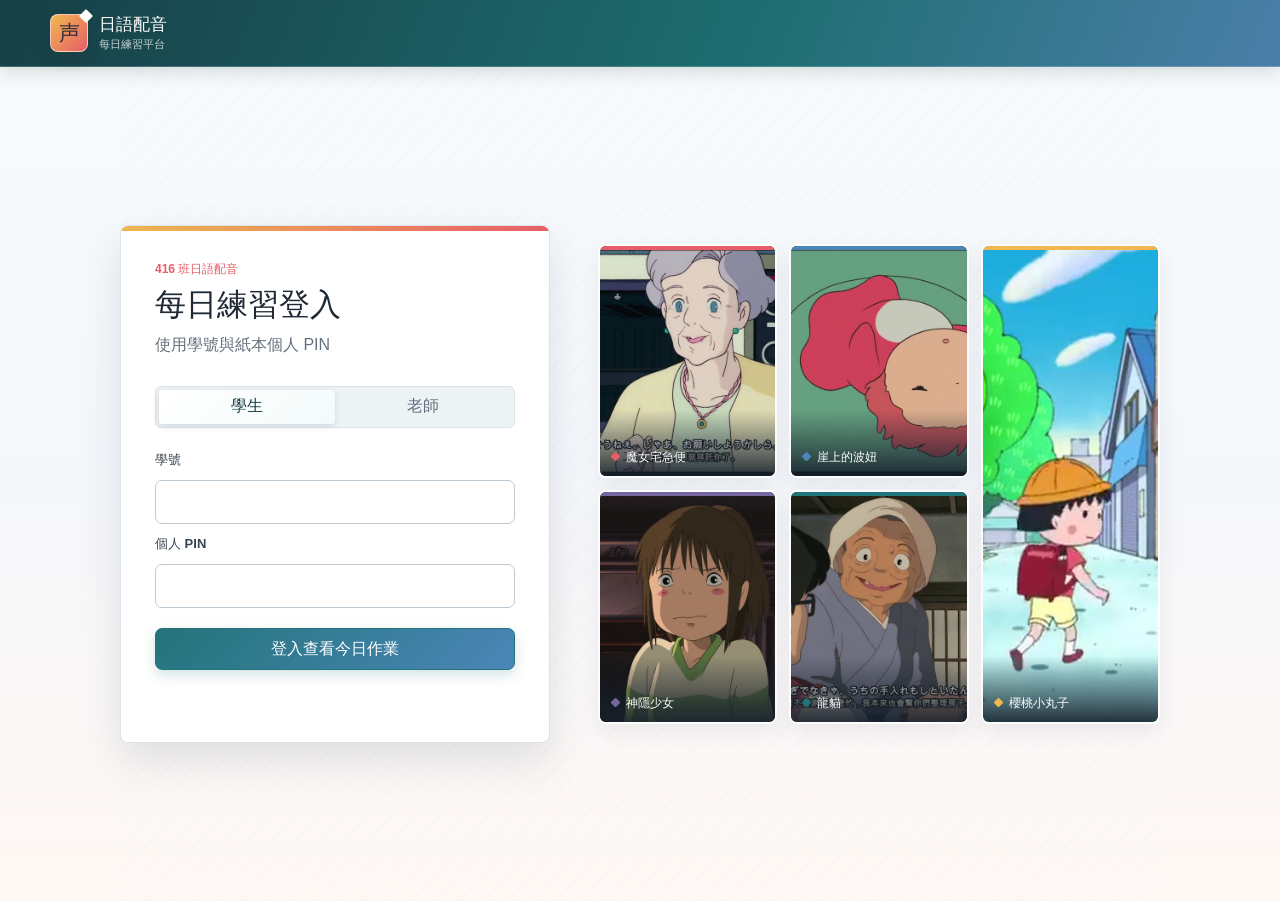
<file: index.html>
<!doctype html>
<html lang="zh-Hant">
<head>
  <meta charset="utf-8">
  <meta name="viewport" content="width=device-width, initial-scale=1">
  <meta name="robots" content="noindex,nofollow,noarchive,nosnippet,noimageindex">
  <meta name="description" content="日語配音逐句錄音與評分 QA 測試站">
  <title>錄音評分 QA｜日語配音練習站</title>
  <link rel="icon" href="data:,">
  <link rel="stylesheet" href="qa.css?v=20260728.2">
  <link rel="stylesheet" href="platform-bridge.css?v=20260728.2">
  <script src="config.js?v=20260728.2"></script>
  <script src="radar-chart.js?v=20260728.2"></script>
  <script src="qa.js?v=20260728.2" defer></script>
  <script src="platform-bridge.js?v=20260728.2" defer></script>
</head>
<body>
  <header class="site-header">
    <div class="header-inner">
      <a class="brand" href="index.html"><span class="brand-mark" aria-hidden="true">声</span><span>日語配音錄音 QA</span></a>
      <span class="qa-badge">獨立測試版</span>
    </div>
  </header>

  <main class="page-shell">
    <section class="work-heading" aria-labelledby="pageTitle">
      <div>
        <p class="eyebrow">錄音評分流程測試</p>
        <h1 id="pageTitle">魔女宅急便</h1>
        <p class="work-meta" id="workMeta">載入時間軸</p>
      </div>
      <div class="mode-status"><span class="status-dot"></span><span id="evaluationMode">瀏覽器測試評分</span></div>
    </section>

    <div class="practice-grid">
      <section class="reference-panel" aria-labelledby="referenceHeading">
        <div class="panel-heading">
          <h2 id="referenceHeading">示範台詞</h2>
          <span id="linePosition">—</span>
        </div>
        <div class="video-shell">
          <video id="referenceVideo" controls playsinline preload="metadata" crossorigin="anonymous"></video>
          <div class="video-loading" id="videoLoading">載入示範影片</div>
          <div class="karaoke-overlay" id="karaokeOverlay" hidden>
            <div class="karaoke-caption">
              <div class="karaoke-japanese" id="karaokeJapanese" lang="ja"></div>
              <p class="karaoke-translation" id="karaokeTranslation" lang="zh-Hant"></p>
            </div>
            <div class="karaoke-guide" id="karaokeGuide" data-state="waiting">
              <span id="karaokeGuideLabel">準備開始</span>
              <span class="karaoke-guide-track" aria-hidden="true"><i id="karaokeGuideBar"></i></span>
            </div>
          </div>
        </div>
        <div class="reference-controls">
          <button class="icon-button" id="previousLine" type="button" title="上一句" aria-label="上一句">⏮</button>
          <button class="command-button" id="playReference" type="button"><span aria-hidden="true">▶</span>播放示範</button>
          <button class="icon-button" id="nextLine" type="button" title="下一句" aria-label="下一句">⏭</button>
        </div>
        <article class="selected-line">
          <div class="line-meta"><span class="role-name" id="selectedRole">—</span><span id="selectedTime">00:00.000</span></div>
          <p class="line-japanese" id="selectedJapanese" lang="ja">—</p>
          <p class="line-translation" id="selectedTranslation" lang="zh-Hant"></p>
        </article>
      </section>

      <section class="record-panel" aria-labelledby="recordHeading">
        <div class="panel-heading">
          <h2 id="recordHeading">本句錄音</h2>
          <span class="privacy-note">本次錄音可回放</span>
        </div>
        <div class="recorder-stage">
          <div class="record-status"><span id="recordState">準備錄音</span><strong id="recordTimer">00:00.0</strong></div>
          <canvas id="waveform" width="800" height="160" aria-label="麥克風音量波形"></canvas>
          <div class="record-actions">
            <button class="record-button" id="startRecording" type="button"><span class="record-symbol" aria-hidden="true">●</span>開始配音</button>
            <button class="stop-button" id="stopRecording" type="button" disabled><span aria-hidden="true">■</span>停止</button>
          </div>
          <div class="recording-review" id="recordingReview" hidden>
            <div class="recording-review-heading">
              <strong>我的錄音</strong>
              <button class="command-button" id="playSyncedReview" type="button" disabled><span aria-hidden="true">▶</span>搭配影片回看</button>
            </div>
            <audio id="recordingPlayback" controls preload="metadata" aria-label="播放我的錄音" hidden></audio>
          </div>
        </div>

        <div class="transcription-field">
          <label for="recognizedText">辨識結果</label>
          <textarea id="recognizedText" rows="3" lang="ja" placeholder="錄音後自動填入，也可以手動修正"></textarea>
          <span id="recognitionStatus">尚未錄音</span>
        </div>

        <div class="submit-row">
          <button class="evaluate-button" id="evaluateRecording" type="button" disabled>送出評分</button>
          <button class="reset-button" id="resetRecording" type="button" disabled>重新錄音</button>
        </div>

        <section class="result-panel" id="resultPanel" aria-labelledby="resultHeading" hidden>
          <div class="result-summary">
            <div><span class="result-label">本句分數</span><strong id="overallScore">—</strong></div>
            <span class="result-mode" id="resultMode">QA 測試分數</span>
          </div>
          <div class="sync-warning" id="syncWarning" role="alert" hidden></div>
          <h3 id="resultHeading">評分明細</h3>
          <canvas class="practice-radar result-radar" id="performanceRadar" width="600" height="520" aria-label="重音、語調、語速、音量四面向雷達圖"></canvas>
          <div class="score-rows" id="scoreRows"></div>
          <div class="text-comparison"><span>台詞比對</span><p id="textDiff" lang="ja"></p></div>
          <ul class="issue-list" id="issueList"></ul>
        </section>
      </section>
    </div>

    <section class="script-panel" aria-labelledby="scriptHeading">
      <div class="panel-heading">
        <h2 id="scriptHeading">選擇測試台詞</h2>
        <span id="visibleCount">—</span>
      </div>
      <div class="script-toolbar">
        <input id="searchLines" type="search" placeholder="搜尋台詞" aria-label="搜尋台詞">
        <select id="roleFilter" aria-label="篩選角色"><option value="">全部角色</option></select>
      </div>
      <div class="line-list" id="lineList"></div>
    </section>

    <p class="fatal-state" id="fatalState" hidden>QA 資料載入失敗，請重新整理頁面。</p>
  </main>
</body>
</html>
</file>
<file: qa.css>
:root {
  color-scheme: light;
  --ink: #202936;
  --muted: #64717f;
  --paper: #ffffff;
  --ground: #f5f7fb;
  --line: #dbe2e8;
  --line-strong: #aebdc7;
  --green: #23747a;
  --green-dark: #173f46;
  --coral: #e75e69;
  --blue: #4b86b8;
  --gold: #c58920;
  --green-soft: #e1f3ef;
  --blue-soft: #eaf3fb;
  --coral-soft: #fff0f0;
  --brand-gradient: linear-gradient(112deg, #173f46 0%, #1d6d70 58%, #4b7fa9 100%);
  --action-gradient: linear-gradient(135deg, #23747a 0%, #4b86b8 100%);
  --warm-gradient: linear-gradient(135deg, #f0b84f 0%, #e75e69 100%);
}

* { box-sizing: border-box; }

body {
  margin: 0;
  min-width: 320px;
  color: var(--ink);
  background: linear-gradient(180deg, #f8fbfb 0%, #f5f7fb 54%, #fff8f4 100%);
  background-attachment: fixed;
  font-family: "Noto Sans TC", "PingFang TC", "Microsoft JhengHei", sans-serif;
  letter-spacing: 0;
}

button, input, select, textarea { font: inherit; letter-spacing: 0; }
button { cursor: pointer; }
button:disabled { cursor: not-allowed; opacity: 0.48; }
[hidden] { display: none !important; }

button:focus-visible,
input:focus-visible,
select:focus-visible,
textarea:focus-visible {
  outline: 3px solid rgba(21, 95, 75, 0.24);
  outline-offset: 2px;
}

.site-header {
  position: sticky;
  z-index: 20;
  top: 0;
  border-bottom: 1px solid rgba(255,255,255,0.2);
  background: var(--brand-gradient);
  box-shadow: 0 5px 18px rgba(25,52,60,0.16);
}

.header-inner,
.page-shell {
  width: min(100% - 40px, 1440px);
  margin-inline: auto;
}

.header-inner {
  display: flex;
  min-height: 62px;
  align-items: center;
  justify-content: space-between;
  gap: 20px;
}

.brand {
  display: inline-flex;
  align-items: center;
  gap: 10px;
  color: #fff;
  text-decoration: none;
  font-size: 17px;
  font-weight: 800;
}

.brand-mark {
  position: relative;
  display: grid;
  width: 34px;
  height: 34px;
  place-items: center;
  color: #fff;
  border: 1px solid rgba(255,255,255,0.58);
  border-radius: 8px;
  background: var(--warm-gradient);
  box-shadow: 0 6px 14px rgba(43,38,52,0.22);
  color: #342c35;
  font-family: "Noto Sans JP", "Hiragino Sans", sans-serif;
}
.brand-mark::after { position: absolute; top: -4px; right: -4px; width: 8px; height: 8px; border: 1px solid rgba(255,255,255,0.8); border-radius: 1px; background: #fff; content: ""; transform: rotate(45deg); }

.qa-badge {
  padding: 5px 9px;
  color: #fff;
  border: 1px solid rgba(255,255,255,0.54);
  border-radius: 6px;
  background: rgba(255,255,255,0.12);
  font-size: 12px;
  font-weight: 800;
}

.page-shell { padding-block: 30px 50px; }

.work-switcher {
  display: grid;
  grid-template-columns: auto minmax(0, 1fr);
  gap: 18px;
  align-items: end;
  margin: 0 2px 25px;
  border-bottom: 1px solid var(--line-strong);
  background-image: repeating-linear-gradient(132deg, rgba(75,134,184,0.035) 0 1px, transparent 1px 18px);
}

.work-switcher__label {
  padding: 0 0 13px;
  color: var(--muted);
  font-size: 12px;
  font-weight: 800;
  white-space: nowrap;
}

.work-switcher__tabs {
  display: grid;
  grid-template-columns: repeat(5, minmax(0, 1fr));
}

.work-switcher__link {
  display: flex;
  min-width: 0;
  min-height: 58px;
  flex-direction: column;
  justify-content: center;
  gap: 3px;
  padding: 9px 13px 10px;
  color: #34433c;
  border-top: 3px solid transparent;
  text-decoration: none;
}

.work-switcher__link:hover {
  color: var(--green-dark);
  background: #f5fafb;
}

.work-switcher__link.is-active {
  color: #fff;
  border-top-color: var(--coral);
  background: var(--action-gradient);
}

.work-switcher__link strong {
  min-width: 0;
  overflow: hidden;
  font-size: 14px;
  text-overflow: ellipsis;
  white-space: nowrap;
}

.work-switcher__link span {
  color: var(--muted);
  font-size: 10px;
  font-variant-numeric: tabular-nums;
}

.work-switcher__link.is-active span { color: #d8eee6; }

.work-heading {
  display: flex;
  align-items: end;
  justify-content: space-between;
  gap: 30px;
  padding: 0 2px 24px;
}

.eyebrow {
  margin: 0 0 6px;
  color: var(--coral);
  font-size: 12px;
  font-weight: 800;
}

h1 {
  margin: 0;
  font-family: "Noto Serif TC", "Songti TC", serif;
  font-size: 42px;
  line-height: 1.15;
  letter-spacing: 0;
}

.work-meta {
  margin: 8px 0 0;
  color: var(--muted);
  font-size: 13px;
}

.mode-status {
  display: inline-flex;
  align-items: center;
  gap: 8px;
  padding: 9px 12px;
  border-block: 1px solid var(--line-strong);
  color: #394956;
  font-size: 12px;
  font-weight: 700;
}

.status-dot {
  width: 8px;
  height: 8px;
  border-radius: 50%;
  background: var(--gold);
}

.practice-grid {
  display: grid;
  grid-template-columns: minmax(390px, 0.88fr) minmax(520px, 1.12fr);
  gap: 18px;
  align-items: start;
}

.reference-panel,
.record-panel,
.script-panel {
  overflow: hidden;
  border: 1px solid var(--line);
  border-radius: 8px;
  background: var(--paper);
  box-shadow: 0 10px 28px rgba(37,57,76,0.09);
}

.panel-heading {
  display: flex;
  min-height: 50px;
  align-items: center;
  justify-content: space-between;
  gap: 16px;
  padding: 11px 15px;
  border-bottom: 1px solid var(--line);
}

.panel-heading h2,
.result-panel h3 {
  margin: 0;
  font-size: 15px;
  font-weight: 800;
}

.panel-heading > span {
  color: var(--muted);
  font-size: 12px;
  font-variant-numeric: tabular-nums;
}

.video-shell {
  position: relative;
  aspect-ratio: 16 / 9;
  overflow: hidden;
  background: #111613;
}

.video-shell video { display: block; width: 100%; height: 100%; object-fit: contain; }

.karaoke-overlay {
  position: absolute;
  z-index: 3;
  inset: 0;
  padding: 18px 18px 14px;
  display: grid;
  align-content: end;
  gap: 9px;
  pointer-events: none;
  background: linear-gradient(180deg, transparent 28%, rgba(12,20,30,0.18) 48%, rgba(12,20,30,0.92) 100%);
}

.karaoke-caption { display: grid; gap: 4px; text-align: center; }
.karaoke-japanese {
  margin: 0;
  overflow-wrap: anywhere;
  color: rgba(255,255,255,0.92);
  font-family: "Noto Sans JP", "Hiragino Sans", sans-serif;
  font-size: 20px;
  font-weight: 900;
  line-height: 1.55;
  text-shadow: 0 2px 4px rgba(0,0,0,0.92), 1px 1px 0 rgba(0,0,0,0.8), -1px -1px 0 rgba(0,0,0,0.8);
}
.karaoke-character { transition: color 100ms linear, text-shadow 100ms linear; }
.karaoke-character.is-sung { color: #ffd466; text-shadow: 0 2px 4px rgba(0,0,0,0.95), 0 0 8px rgba(231,94,105,0.72); }
.sound-effect-mode .karaoke-overlay {
  display: block;
  padding: 8px 10px;
  background: linear-gradient(180deg, rgba(12,20,30,0.58) 0%, rgba(12,20,30,0.12) 28%, transparent 45%, transparent 78%, rgba(12,20,30,0.28) 100%);
}
.sound-effect-mode .karaoke-caption {
  position: absolute;
  top: 8px;
  right: 10px;
  left: 10px;
  width: min(calc(100% - 20px), 680px);
  margin-inline: auto;
  padding: 4px 8px 5px;
  gap: 2px;
  border: 1px solid rgba(255,255,255,0.18);
  border-radius: 6px;
  background: rgba(9,17,25,0.62);
  box-shadow: 0 2px 8px rgba(0,0,0,0.28);
}
.sound-effect-mode .karaoke-japanese { min-width: 0; display: grid; gap: 2px; }
.sound-effect-mode .karaoke-translation { display: none; }
.sound-effect-word {
  display: block;
  color: rgba(255,255,255,0.84);
  font-size: 26px;
  font-weight: 900;
  line-height: 1;
  letter-spacing: 0;
  text-shadow: 0 2px 3px rgba(0,0,0,0.96), 2px 0 0 rgba(0,0,0,0.8), -2px 0 0 rgba(0,0,0,0.8);
  transition: color 100ms linear, transform 100ms ease, text-shadow 100ms linear, opacity 100ms linear;
}
.sound-effect-word.sound-demo-button {
  width: max-content;
  max-width: 100%;
  margin-inline: auto;
  padding: 1px 7px 2px;
  border: 0;
  background: transparent;
}
.sound-effect-word.is-active { color: #ffd466; transform: scale(1.08); text-shadow: 0 2px 3px rgba(0,0,0,0.96), 0 0 10px rgba(231,94,105,0.95); }
.sound-effect-word.is-finished { opacity: 0.62; transform: none; }
.sound-cue-time { display: block; color: rgba(255,255,255,0.78); font-size: 9px; font-variant-numeric: tabular-nums; letter-spacing: 0; }
.sound-beat-row {
  width: min(100%, 640px);
  height: 25px;
  padding: 1px;
  display: flex;
  align-items: center;
  gap: 3px;
  margin-inline: auto;
  overflow-x: auto;
  overflow-y: hidden;
  overscroll-behavior-inline: contain;
  pointer-events: auto;
  scrollbar-width: thin;
  scrollbar-color: rgba(255,255,255,0.38) transparent;
}
.sound-beat-row[data-mode="point"] { width: min(88%, 300px); justify-content: center; }
.sound-beat {
  min-width: 0;
  min-height: 21px;
  padding: 2px 7px;
  flex: 0 0 auto;
  display: grid;
  place-items: center;
  color: rgba(255,255,255,0.78);
  border: 1px solid rgba(255,255,255,0.45);
  border-radius: 4px;
  background: rgba(12,20,30,0.66);
  font-family: "Noto Sans JP", "Hiragino Sans", sans-serif;
  font-size: 9px;
  font-weight: 900;
  line-height: 1.1;
  letter-spacing: 0;
  overflow-wrap: normal;
  white-space: nowrap;
  transition: color 100ms linear, border-color 100ms linear, background 100ms linear, box-shadow 100ms linear;
}
.sound-beat.is-prep {
  width: 8px;
  min-height: 8px;
  padding: 0;
  color: transparent;
  border: 0;
  border-radius: 50%;
  background: rgba(255,255,255,0.34);
}
.sound-beat.is-target { border-color: rgba(255,212,102,0.54); }
.sound-beat.is-target.is-next { color: #ffd466; border-color: #ffd466; }
.sound-beat.is-passed { opacity: 0.38; color: rgba(255,255,255,0.74); border-color: rgba(255,255,255,0.34); background: rgba(12,20,30,0.56); }
.sound-beat.is-current { color: #fff; border-color: #fff; background: #e75e69; box-shadow: 0 0 0 3px rgba(255,212,102,0.3), 0 0 12px rgba(231,94,105,0.72); }
.sound-demo-button {
  appearance: none;
  pointer-events: auto;
  cursor: pointer;
}
.sound-demo-button::after { margin-left: 0.42em; color: currentColor; font-size: 0.62em; content: "▶"; opacity: 0.72; }
.sound-demo-button:hover { color: #fff; border-color: #fff; }
.sound-demo-button:focus-visible { outline: 3px solid #fff; outline-offset: 2px; }
.sound-demo-button.is-playing { color: #172622; border-color: #ffd466; background: #ffd466; box-shadow: 0 0 0 3px rgba(231,94,105,0.4), 0 0 13px rgba(255,212,102,0.9); transform: scale(1.05); }
.sound-effect-word.sound-demo-button.is-playing { color: #ffd466; background: transparent; text-shadow: 0 2px 3px rgba(0,0,0,0.96), 0 0 12px rgba(231,94,105,0.95); }
.is-preparing .sound-demo-button,
.is-recording .sound-demo-button { pointer-events: none; cursor: default; }
.karaoke-translation { margin: 0; color: rgba(255,255,255,0.86); font-size: 12px; font-weight: 700; line-height: 1.45; text-shadow: 0 1px 3px rgba(0,0,0,0.9); }

.sound-effect-mode .karaoke-guide {
  position: absolute;
  right: 10px;
  bottom: 8px;
  left: 10px;
  width: min(calc(100% - 20px), 440px);
  margin-inline: auto;
  background: rgba(21,34,44,0.72);
}

.karaoke-guide {
  --expected-progress: 0%;
  min-height: 28px;
  padding: 4px 8px;
  display: grid;
  grid-template-columns: minmax(72px, auto) 94px;
  align-items: center;
  justify-content: center;
  gap: 9px;
  border: 1px solid rgba(255,255,255,0.34);
  border-radius: 6px;
  background: rgba(21,34,44,0.78);
  color: #fff;
  font-size: 11px;
  font-weight: 900;
}
.karaoke-guide-track { position: relative; width: 94px; height: 6px; overflow: hidden; border-radius: 3px; background: rgba(255,255,255,0.24); }
.karaoke-guide-track::after { position: absolute; top: -2px; bottom: -2px; left: var(--expected-progress); width: 2px; background: #fff; content: ""; transform: translateX(-1px); }
.karaoke-guide-track i { height: 100%; display: block; border-radius: inherit; background: linear-gradient(90deg, #ffd466, #e75e69); }
.karaoke-guide[data-state="on-time"] { background: rgba(24,111,94,0.88); }
.karaoke-guide[data-state="behind"] { background: rgba(154,104,24,0.9); }
.karaoke-guide[data-state="ahead"] { background: rgba(180,62,76,0.9); }
.karaoke-guide[data-state="review"] { background: rgba(53,105,151,0.9); }
.karaoke-guide[data-state="complete"] { background: rgba(34,84,88,0.9); }

.video-loading {
  position: absolute;
  inset: 0;
  display: grid;
  place-items: center;
  color: #eaf1ed;
  background: #111613;
  font-size: 13px;
}

.reference-controls {
  display: flex;
  min-height: 54px;
  align-items: center;
  gap: 8px;
  padding: 8px 12px;
  border-bottom: 1px solid var(--line);
}

.icon-button,
.command-button,
.stop-button,
.reset-button {
  min-height: 36px;
  color: var(--ink);
  border: 1px solid var(--line-strong);
  border-radius: 7px;
  background: #fff;
}

.icon-button { width: 38px; padding: 0; }
.command-button { display: inline-flex; align-items: center; gap: 7px; padding: 0 13px; }

.icon-button:hover,
.command-button:hover { color: #fff; border-color: var(--green); background: var(--action-gradient); }

.selected-line {
  min-height: 202px;
  padding: 16px 18px 20px;
  background: linear-gradient(105deg, #f5fbf9, #f6f9fd);
}

.line-meta {
  display: flex;
  justify-content: space-between;
  gap: 14px;
  color: var(--muted);
  font-size: 12px;
  font-variant-numeric: tabular-nums;
}

.role-name { color: var(--coral); font-weight: 800; }

.line-japanese {
  margin: 19px 0 0;
  overflow-wrap: anywhere;
  font-family: "Noto Sans JP", "Hiragino Sans", sans-serif;
  font-size: 22px;
  font-weight: 700;
  line-height: 1.9;
}

.line-translation { margin: 7px 0 0; color: var(--muted); font-size: 14px; line-height: 1.6; }
ruby { ruby-position: over; ruby-align: center; }
rt { color: #7a4c12; font-size: 0.52em; font-weight: 600; }

.privacy-note { color: var(--green-dark) !important; }

.recorder-stage { padding: 16px; border-bottom: 1px solid var(--line); }

.record-status {
  display: flex;
  align-items: center;
  justify-content: space-between;
  gap: 20px;
  color: var(--muted);
  font-size: 13px;
}

.record-status strong { color: var(--ink); font-size: 17px; font-variant-numeric: tabular-nums; }
.is-recording .record-status span { color: var(--coral); font-weight: 800; }

#waveform {
  display: block;
  width: 100%;
  height: 116px;
  margin-top: 12px;
  border-block: 1px solid var(--line);
  background: linear-gradient(100deg, #f6fbfa, #f4f8fc);
}

.record-actions { display: flex; gap: 9px; margin-top: 14px; }

.record-button,
.evaluate-button {
  display: inline-flex;
  min-height: 40px;
  align-items: center;
  justify-content: center;
  gap: 8px;
  padding: 0 17px;
  color: #fff;
  border: 1px solid var(--green);
  border-radius: 4px;
  background: var(--action-gradient);
  box-shadow: 0 5px 13px rgba(35,116,122,0.18);
  font-weight: 800;
}

.record-button:hover,
.evaluate-button:hover { filter: saturate(1.08) brightness(1.03); }
.record-symbol { color: #ffd1cc; font-size: 16px; }
.stop-button { padding: 0 14px; }
.stop-button span { color: var(--coral); margin-right: 6px; }

.recording-review { margin-top: 14px; padding: 11px 12px; border: 1px solid var(--line); border-radius: 7px; background: linear-gradient(100deg, #f5fbf9, #f4f8fc); }
.recording-review-heading { min-height: 36px; display: flex; align-items: center; justify-content: space-between; gap: 12px; }
.recording-review-heading strong { color: var(--green-dark); font-size: 13px; }
.recording-review-heading .command-button { flex: 0 0 auto; }
#recordingPlayback { width: 100%; height: 42px; margin-top: 9px; }

.transcription-field { padding: 15px 16px; border-bottom: 1px solid var(--line); }
.transcription-field label { display: block; font-size: 13px; font-weight: 800; }
.transcription-field textarea {
  width: 100%;
  min-height: 78px;
  margin-top: 8px;
  padding: 10px 11px;
  resize: vertical;
  color: var(--ink);
  border: 1px solid var(--line-strong);
  border-radius: 7px;
  background: #fff;
  font-family: "Noto Sans JP", "Hiragino Sans", sans-serif;
  font-size: 16px;
  line-height: 1.6;
}
.transcription-field span { display: block; margin-top: 5px; color: var(--muted); font-size: 11px; }
.sound-effect-mode .transcription-field { display: none; }
.sound-effect-mode .karaoke-japanese { font-family: "Noto Sans TC", "PingFang TC", sans-serif; }
.sound-effect-mode .selected-line [lang="ja"] { font-family: "Noto Sans TC", "PingFang TC", sans-serif; }

.submit-row { display: flex; gap: 9px; padding: 12px 16px 15px; }
.reset-button { padding: 0 14px; }

.result-panel { padding: 18px 16px 20px; border-top: 4px solid var(--blue); background: linear-gradient(180deg, #fff, #fbfdff); }

.sync-warning {
  margin-top: 14px;
  padding: 12px 14px;
  border: 1px solid #e3c46c;
  border-left: 5px solid #c58a22;
  border-radius: 6px;
  background: #fff7df;
  color: #654b19;
  font-size: 14px;
  font-weight: 800;
  line-height: 1.6;
}
.sync-warning.is-rerecord {
  border-color: #e49a9f;
  border-left-color: #c9424d;
  background: #fff0f1;
  color: #7b252d;
}
.sync-warning strong { display: block; margin-bottom: 2px; font-size: 16px; }

.result-summary {
  display: flex;
  align-items: center;
  justify-content: space-between;
  gap: 16px;
  padding-bottom: 15px;
  border-bottom: 1px solid var(--line);
}

.result-summary > div { display: flex; align-items: baseline; gap: 10px; }
.result-label { color: var(--muted); font-size: 12px; font-weight: 700; }
#overallScore { color: var(--blue); font-size: 42px; line-height: 1; font-variant-numeric: tabular-nums; }
.result-mode { color: #1e5b85; font-size: 11px; font-weight: 800; }
.result-panel h3 { margin-top: 16px; }
.result-radar { width: 100%; height: 250px; display: block; margin-top: 4px; border-bottom: 1px solid var(--line); }

.score-rows { margin-top: 10px; }
.score-row { display: grid; grid-template-columns: 88px minmax(80px, 1fr) 34px; gap: 9px; align-items: center; min-height: 30px; font-size: 12px; }
.score-row > div { height: 7px; overflow: hidden; border-radius: 4px; background: #e4eaf0; }
.score-row > div span { display: block; height: 100%; background: var(--action-gradient); }
.score-row strong { text-align: right; font-variant-numeric: tabular-nums; }

.text-comparison { margin-top: 14px; padding-top: 13px; border-top: 1px solid var(--line); }
.text-comparison > span { color: var(--muted); font-size: 11px; font-weight: 800; }
.text-comparison p { margin: 7px 0 0; font-family: "Noto Sans JP", sans-serif; font-size: 17px; line-height: 1.8; }
.diff-match { color: var(--ink); }
.diff-missing { padding: 1px 2px; color: #9f2f26; background: #ffe9e6; text-decoration: line-through; }
.diff-extra { padding: 1px 2px; color: #1e5b85; background: #e7f3fb; }

.issue-list { margin: 13px 0 0; padding: 0; list-style: none; }
.issue-list li { position: relative; padding: 8px 0 8px 17px; border-top: 1px solid var(--line); color: #3c4943; font-size: 13px; line-height: 1.55; }
.issue-list li::before { position: absolute; top: 15px; left: 2px; width: 6px; height: 6px; border-radius: 50%; background: var(--gold); content: ""; }

.script-panel { margin-top: 18px; }
.script-toolbar { display: grid; grid-template-columns: minmax(220px, 1fr) minmax(150px, 0.35fr); gap: 9px; padding: 11px 13px; border-bottom: 1px solid var(--line); background: linear-gradient(100deg, #f5fbf9, #f4f8fc); }
.script-toolbar input,
.script-toolbar select { width: 100%; min-height: 38px; padding: 0 11px; color: var(--ink); border: 1px solid var(--line-strong); border-radius: 4px; background: #fff; }

.line-list { display: grid; grid-template-columns: repeat(2, minmax(0, 1fr)); max-height: 650px; overflow-y: auto; }
.script-line {
  display: grid;
  min-height: 94px;
  grid-template-columns: 34px 70px minmax(0, 1fr) 18px;
  gap: 9px;
  align-items: start;
  padding: 13px 13px;
  color: inherit;
  border: 0;
  border-right: 1px solid var(--line);
  border-bottom: 1px solid var(--line);
  background: #fff;
  text-align: left;
}
.script-line:hover { background: #f4f9fa; }
.script-line.is-selected { box-shadow: inset 4px 0 0 var(--coral); background: linear-gradient(100deg, var(--green-soft), var(--blue-soft)); }
.script-line__number { color: var(--coral); font-size: 11px; font-weight: 800; }
.script-line__time { color: var(--muted); font-size: 10px; font-variant-numeric: tabular-nums; }
.script-line__content { display: flex; min-width: 0; flex-direction: column; gap: 6px; }
.script-line__content strong { color: var(--green-dark); font-size: 11px; }
.script-line__content > span { overflow-wrap: anywhere; font-family: "Noto Sans JP", sans-serif; font-size: 15px; font-weight: 650; line-height: 1.7; }
.script-line__select { color: var(--line-strong); font-size: 22px; line-height: 1; }

.fatal-state { padding: 24px; color: #9f2f26; border: 1px solid #dfa49d; background: #fff4f2; text-align: center; }

@media (max-width: 900px) {
  .work-switcher {
    grid-template-columns: 1fr;
    gap: 0;
  }
  .work-switcher__label { padding-bottom: 8px; }
  .practice-grid { grid-template-columns: 1fr; }
  .line-list { grid-template-columns: 1fr; }
}

@media (max-width: 600px) {
  .header-inner,
  .page-shell { width: min(100% - 20px, 560px); }
  .brand { font-size: 14px; }
  .qa-badge { font-size: 10px; }
  .page-shell { padding-block: 22px 36px; }
  .work-switcher { margin-bottom: 21px; }
  .work-switcher__tabs {
    display: flex;
    overflow-x: auto;
    overscroll-behavior-inline: contain;
    scrollbar-width: thin;
  }
  .work-switcher__link {
    min-width: 132px;
    flex: 0 0 132px;
  }
  .work-heading { align-items: start; flex-direction: column; gap: 14px; }
  h1 { font-size: 32px; }
  .mode-status { width: 100%; }
  .selected-line { min-height: 180px; }
  .line-japanese { font-size: 19px; }
  .karaoke-overlay { padding: 12px 10px 9px; gap: 6px; }
  .karaoke-japanese { font-size: 16px; line-height: 1.45; }
  .sound-effect-mode .karaoke-overlay { padding: 6px 7px; }
  .sound-effect-mode .karaoke-caption {
    top: 6px;
    right: 7px;
    left: 7px;
    width: calc(100% - 14px);
    padding: 3px 6px 4px;
  }
  .sound-effect-word { font-size: 21px; }
  .sound-cue-time { font-size: 8px; }
  .sound-beat-row { height: 23px; gap: 2px; }
  .sound-beat { min-height: 19px; padding: 2px 6px; font-size: 8px; }
  .sound-effect-mode .karaoke-guide {
    right: 7px;
    bottom: 6px;
    left: 7px;
    width: calc(100% - 14px);
  }
  .karaoke-translation { font-size: 10px; }
  .karaoke-guide { min-height: 25px; grid-template-columns: minmax(68px, auto) 82px; gap: 7px; font-size: 10px; }
  .karaoke-guide-track { width: 82px; }
  #waveform { height: 92px; }
  .record-actions,
  .submit-row { display: grid; grid-template-columns: 1fr 1fr; }
  .record-button,
  .evaluate-button { padding-inline: 10px; }
  .recording-review-heading { align-items: stretch; flex-direction: column; }
  .recording-review-heading .command-button { width: 100%; justify-content: center; }
  .script-toolbar { grid-template-columns: 1fr; }
  .script-line { grid-template-columns: 28px 62px minmax(0, 1fr) 12px; padding-inline: 9px; }
}

@media (prefers-reduced-motion: reduce) {
  * { scroll-behavior: auto !important; }
  .karaoke-character { transition: none; }
}
</file>
<file: platform-bridge.css>
.assignment-context {
  margin: 0 0 22px;
  padding: 15px 18px;
  display: grid;
  grid-template-columns: minmax(170px, 0.8fr) minmax(260px, 1.7fr) auto;
  align-items: center;
  gap: 22px;
  border: 1px solid #d5e0e6;
  border-left: 5px solid #e75e69;
  border-radius: 8px;
  background: linear-gradient(100deg, #ffffff 0%, #f3faf9 58%, #f5f8fc 100%);
  box-shadow: 0 8px 22px rgba(37,57,76,0.08);
}

.assignment-context__identity,
.assignment-context__task,
.assignment-context__progress { display: grid; gap: 3px; }
.assignment-context__identity a { color: #23747a; font-size: 13px; font-weight: 800; }
.assignment-context__identity span,
.assignment-context__task span,
.assignment-context__progress span { color: #65736e; font-size: 12px; }
.assignment-context__task strong { color: #20323c; font-size: 17px; }
.assignment-context__progress { justify-items: end; }
.assignment-context__progress strong { color: #23747a; font-size: 21px; text-shadow: 2px 2px 0 #fff4d8; }

.platform-assignment-mode .work-switcher,
.platform-assignment-mode .script-toolbar { display: none; }

.platform-assignment-mode .script-line.is-completed { background: linear-gradient(100deg, #e7f5f0, #edf6fb); }
.platform-assignment-mode .script-line.has-attempt { background: linear-gradient(100deg, #fff7e4, #fff1f1); }
.platform-assignment-mode .script-line.requires-rerecord {
  border-color: #d66b73;
  background: #fff0f1;
}
.completed-score {
  width: fit-content;
  margin-top: 5px;
  padding: 2px 6px;
  border-radius: 5px;
  background: #d7eee4;
  color: #17624e;
  font-size: 11px;
  font-weight: 800;
}
.script-line.has-attempt .completed-score { background: #fae9bc; color: #775819; }
.script-line.requires-rerecord .completed-score { background: #f7d2d5; color: #8b2f38; }

.cloud-sync-status {
  margin-top: 18px;
  padding: 12px 14px;
  display: flex;
  align-items: center;
  justify-content: space-between;
  gap: 16px;
  border: 1px solid #d2e3e2;
  border-left: 5px solid #23747a;
  border-radius: 7px;
  background: linear-gradient(100deg, #e8f5f1, #edf5fb);
  color: #23463d;
  font-size: 13px;
  font-weight: 700;
}

.cloud-sync-status.is-saving { border-left-color: #4b86b8; background: #eaf3fb; color: #2f566c; }
.cloud-sync-status.is-compare { border-left-color: #d49b36; background: #fff7e5; color: #6d521f; }
.cloud-sync-status.is-error { border-left-color: #e75e69; background: #fde8e8; color: #8b3329; }
.cloud-sync-status button {
  min-height: 34px;
  padding: 0 11px;
  flex: 0 0 auto;
  border: 1px solid currentColor;
  border-radius: 6px;
  background: #fff;
  color: inherit;
  font: inherit;
  cursor: pointer;
}

.recording-decision {
  margin-top: 20px;
  padding-top: 18px;
  border-top: 2px solid #d8e4e5;
}

.recording-decision-heading { margin-bottom: 14px; }
.recording-decision-heading span { color: #23747a; font-size: 12px; font-weight: 800; }
.recording-decision-heading h3 { margin: 3px 0 0; color: #20323c; font-size: 19px; }
.recording-sync-block {
  margin-bottom: 14px;
  padding: 11px 13px;
  border-left: 5px solid #c9424d;
  background: #fff0f1;
  color: #7b252d;
}
.recording-sync-block strong,
.recording-sync-block span { display: block; }
.recording-sync-block strong { margin-bottom: 3px; font-size: 14px; }
.recording-sync-block span { font-size: 12px; line-height: 1.6; }

.recording-version-audio {
  display: grid;
  grid-template-columns: repeat(2, minmax(0, 1fr));
  gap: 16px;
}

.recording-version-audio section {
  min-width: 0;
  padding: 11px 12px;
  border-left: 4px solid #6b9ea8;
  background: #f2f8f8;
}

.recording-version-audio section:last-child {
  border-left-color: #e75e69;
  background: #fff5f3;
}

.recording-version-audio strong,
.recording-version-audio span { display: block; }
.recording-version-audio strong { margin-bottom: 7px; color: #20323c; font-size: 14px; }
.recording-version-audio span { margin-top: 5px; color: #65736e; font-size: 11px; }
.recording-version-audio audio { width: 100%; height: 38px; display: block; }

.score-comparison-wrap {
  margin-top: 15px;
  overflow-x: auto;
  border: 1px solid #d8e4e5;
}

.score-comparison-table {
  width: 100%;
  min-width: 430px;
  border-collapse: collapse;
  font-variant-numeric: tabular-nums;
}

.score-comparison-table th,
.score-comparison-table td {
  padding: 8px 10px;
  border-bottom: 1px solid #e2eaeb;
  text-align: center;
}

.score-comparison-table thead th { background: #edf5f5; color: #4a625e; font-size: 11px; }
.score-comparison-table tbody th { color: #344943; font-size: 12px; text-align: left; }
.score-comparison-table tbody td { color: #263b43; font-size: 13px; font-weight: 800; }
.score-comparison-table tbody tr:last-child > * { border-bottom: 0; }

.score-change { display: inline-block; min-width: 30px; }
.score-change.is-positive { color: #167153; }
.score-change.is-negative { color: #c3464f; }
.score-change.is-same { color: #71807b; }

.recording-decision-note { margin: 11px 0 0; color: #65736e; font-size: 12px; }
.recording-decision-actions {
  margin-top: 13px;
  display: grid;
  grid-template-columns: repeat(2, minmax(0, 1fr));
  gap: 10px;
}

.recording-choice-button {
  min-height: 43px;
  padding: 8px 12px;
  border: 1px solid #23747a;
  border-radius: 6px;
  background: #fff;
  color: #21666b;
  font: inherit;
  font-size: 13px;
  font-weight: 900;
  cursor: pointer;
}

.recording-choice-button.is-replace { border-color: #e75e69; background: #e75e69; color: #fff; }
.recording-choice-button:disabled { cursor: wait; opacity: 0.55; }

@media (max-width: 720px) {
  .assignment-context { grid-template-columns: 1fr auto; gap: 12px; }
  .assignment-context__task { grid-column: 1 / -1; grid-row: 2; }
  .assignment-context__progress { grid-column: 2; grid-row: 1; }
  .cloud-sync-status { align-items: stretch; flex-direction: column; }
  .recording-version-audio,
  .recording-decision-actions { grid-template-columns: 1fr; }
}
</file>
<file: portal.css>
:root {
  color-scheme: light;
  --ink: #202936;
  --muted: #64717f;
  --surface: #ffffff;
  --canvas: #f5f7fb;
  --line: #dbe2e8;
  --green-900: #173f46;
  --green-700: #23747a;
  --green-100: #e1f3ef;
  --gold: #f0b84f;
  --gold-soft: #fff4d8;
  --coral: #e75e69;
  --coral-soft: #fff0f0;
  --blue: #4b86b8;
  --blue-soft: #eaf3fb;
  --violet: #76689f;
  --danger-soft: #fde8e8;
  --shadow: 0 18px 42px rgba(37, 57, 76, 0.13);
  --shadow-soft: 0 8px 22px rgba(37, 57, 76, 0.08);
  --brand-gradient: linear-gradient(112deg, #173f46 0%, #1d6d70 58%, #4b7fa9 100%);
  --action-gradient: linear-gradient(135deg, #23747a 0%, #4b86b8 100%);
  --warm-gradient: linear-gradient(135deg, #f0b84f 0%, #e75e69 100%);
  font-family: "Noto Sans TC", "PingFang TC", "Microsoft JhengHei", sans-serif;
  font-synthesis: none;
  letter-spacing: 0;
}

* { box-sizing: border-box; }

html { min-width: 320px; background: var(--canvas); }

body {
  min-height: 100vh;
  margin: 0;
  color: var(--ink);
  background: linear-gradient(180deg, #f8fbfb 0%, #f5f7fb 52%, #fff8f4 100%);
  background-attachment: fixed;
  font-size: 16px;
  line-height: 1.55;
  letter-spacing: 0;
}

button, input, select, textarea { font: inherit; letter-spacing: 0; }
button, a { -webkit-tap-highlight-color: transparent; }
button { cursor: pointer; }
[hidden] { display: none !important; }

.platform-header {
  position: sticky;
  z-index: 20;
  top: 0;
  border-bottom: 1px solid rgba(255,255,255,0.2);
  background: var(--brand-gradient);
  color: #fff;
  box-shadow: 0 5px 18px rgba(25, 52, 60, 0.16);
}

.header-inner {
  width: min(1180px, calc(100% - 40px));
  min-height: 66px;
  margin: 0 auto;
  display: flex;
  align-items: center;
  justify-content: space-between;
  gap: 20px;
}

.platform-brand {
  display: inline-flex;
  align-items: center;
  gap: 11px;
  color: inherit;
  text-decoration: none;
}

.platform-brand > span:last-child { display: grid; line-height: 1.15; }
.platform-brand strong { font-size: 17px; }
.platform-brand small { margin-top: 3px; color: rgba(255,255,255,0.76); font-size: 11px; }

.brand-mark {
  position: relative;
  width: 38px;
  height: 38px;
  display: grid;
  place-items: center;
  border: 1px solid rgba(255,255,255,0.58);
  border-radius: 8px;
  background: var(--warm-gradient);
  box-shadow: 0 7px 15px rgba(43, 38, 52, 0.22);
  color: #342c35;
  font-family: serif;
  font-size: 21px;
  font-weight: 800;
}
.brand-mark::after {
  position: absolute;
  top: -4px;
  right: -4px;
  width: 8px;
  height: 8px;
  border: 1px solid rgba(255,255,255,0.8);
  border-radius: 1px;
  background: #fff;
  content: "";
  transform: rotate(45deg);
}

.account-bar { display: flex; align-items: center; gap: 14px; font-size: 14px; }
.account-bar .quiet-button { border-color: rgba(255,255,255,0.42); background: rgba(255,255,255,0.08); color: #fff; }
.account-bar .quiet-button:hover { background: rgba(255,255,255,0.17); }

.auth-view {
  width: min(1040px, calc(100% - 40px));
  min-height: calc(100vh - 66px);
  margin: 0 auto;
  padding: 54px 0;
  display: grid;
  grid-template-columns: minmax(320px, 430px) minmax(420px, 1fr);
  align-items: center;
  gap: 48px;
  background-image: repeating-linear-gradient(132deg, rgba(75,134,184,0.035) 0 1px, transparent 1px 18px);
}

.auth-panel {
  position: relative;
  overflow: hidden;
  padding: 34px;
  border: 1px solid var(--line);
  border-radius: 8px;
  background: var(--surface);
  box-shadow: var(--shadow);
}
.auth-panel::before {
  position: absolute;
  inset: 0 0 auto;
  height: 5px;
  background: var(--warm-gradient);
  content: "";
}

.auth-copy h1, .view-heading h1, .section-heading h2 { margin: 0; line-height: 1.2; }
.auth-copy h1 { font-size: 31px; }
.auth-copy > p:last-child { margin: 10px 0 0; color: var(--muted); }

.eyebrow {
  margin: 0 0 7px;
  color: var(--coral);
  font-size: 12px;
  font-weight: 800;
  text-transform: uppercase;
}

.login-mode {
  height: 42px;
  margin: 28px 0 22px;
  padding: 3px;
  display: grid;
  grid-template-columns: 1fr 1fr;
  border: 1px solid var(--line);
  border-radius: 6px;
  background: #edf2f5;
}

.mode-button {
  border: 0;
  border-radius: 4px;
  background: transparent;
  color: var(--muted);
  font-weight: 700;
}

.mode-button.is-active { background: linear-gradient(135deg, #ffffff, #f3fbfa); color: var(--green-900); box-shadow: 0 2px 7px rgba(32,57,66,0.13); }

.login-form { display: grid; gap: 10px; }
.login-form label, .assignment-form label, .student-import label { color: #374553; font-size: 13px; font-weight: 700; }

input, select, textarea {
  width: 100%;
  min-height: 44px;
  border: 1px solid #bcc9d2;
  border-radius: 7px;
  outline: none;
  background: #fff;
  color: var(--ink);
}

input, select { padding: 0 12px; }
textarea { padding: 11px 12px; resize: vertical; }
input:focus, select:focus, textarea:focus { border-color: var(--green-700); box-shadow: 0 0 0 3px rgba(35,116,122,0.14); }

.primary-button, .secondary-button, .quiet-button {
  min-height: 42px;
  padding: 0 17px;
  border-radius: 7px;
  font-weight: 800;
}

.primary-button { border: 1px solid var(--green-700); background: var(--action-gradient); color: #fff; box-shadow: 0 5px 13px rgba(35,116,122,0.2); }
.primary-button:hover { border-color: var(--blue); filter: saturate(1.08) brightness(1.03); }
.primary-button:disabled { cursor: wait; opacity: 0.65; }
.login-form .primary-button { margin-top: 10px; }
.secondary-button { border: 1px solid var(--green-700); background: linear-gradient(135deg, #fff, #f2faf9); color: var(--green-700); }
.quiet-button { min-height: 34px; padding: 0 12px; border: 1px solid var(--line); background: transparent; color: var(--green-900); }

.form-message { min-height: 24px; margin: 14px 0 0; color: var(--coral); font-size: 13px; }

.poster-board {
  min-height: 480px;
  display: grid;
  grid-template-columns: repeat(6, 1fr);
  grid-template-rows: repeat(2, 1fr);
  gap: 12px;
}

.poster-board figure {
  position: relative;
  min-height: 220px;
  margin: 0;
  overflow: hidden;
  border: 2px solid rgba(255,255,255,0.92);
  border-radius: 8px;
  background: #dce4ea;
  box-shadow: var(--shadow-soft);
}
.poster-board figure::after { position: absolute; inset: 0; border-top: 4px solid var(--poster-accent, var(--gold)); content: ""; pointer-events: none; }
.poster-board figure:nth-child(1) { --poster-accent: var(--coral); }
.poster-board figure:nth-child(2) { --poster-accent: var(--blue); }
.poster-board figure:nth-child(3) { --poster-accent: var(--gold); }
.poster-board figure:nth-child(4) { --poster-accent: var(--violet); }
.poster-board figure:nth-child(5) { --poster-accent: var(--green-700); }

.poster-board figure:nth-child(1), .poster-board figure:nth-child(4) { grid-column: span 2; }
.poster-board figure:nth-child(2), .poster-board figure:nth-child(5) { grid-column: span 2; }
.poster-board figure:nth-child(3) { grid-column: span 2; grid-row: span 2; }
.poster-board img { width: 100%; height: 100%; display: block; object-fit: cover; transition: transform 220ms ease; }
.poster-board figure:hover img { transform: scale(1.035); }
.poster-board figcaption {
  position: absolute;
  inset: auto 0 0;
  padding: 38px 11px 9px;
  background: linear-gradient(180deg, transparent, rgba(22,32,45,0.9));
  color: #fff;
  font-size: 12px;
  font-weight: 800;
}
.poster-board figcaption::before { width: 7px; height: 7px; margin: 0 7px 1px 1px; display: inline-block; border-radius: 1px; background: var(--poster-accent, var(--gold)); content: ""; transform: rotate(45deg); }

.page-shell { width: min(1180px, calc(100% - 40px)); margin: 0 auto; padding: 42px 0 72px; }

.view-heading {
  margin-bottom: 28px;
  display: flex;
  align-items: flex-end;
  justify-content: space-between;
  gap: 24px;
}

.view-heading h1 { font-size: 30px; }
.completion-summary { display: grid; justify-items: end; }
.completion-summary strong { color: var(--green-700); font-size: 30px; line-height: 1; text-shadow: 2px 2px 0 var(--gold-soft); }
.completion-summary span { margin-top: 6px; color: var(--muted); font-size: 12px; }

.student-preference-bar {
  min-height: 92px;
  margin: 0 0 22px;
  padding: 12px 14px;
  display: grid;
  grid-template-columns: 58px minmax(0, 1fr) auto;
  align-items: center;
  gap: 15px;
  border: 1px solid var(--line);
  border-left: 5px solid var(--coral);
  border-radius: 8px;
  background: linear-gradient(100deg, #fff 0%, #f4fbfa 100%);
  box-shadow: var(--shadow-soft);
}
.student-preference-bar img { width: 58px; height: 68px; display: block; object-fit: cover; background: #dce3e0; }
.student-preference-bar div { min-width: 0; display: grid; }
.student-preference-bar span { color: var(--muted); font-size: 12px; }
.student-preference-bar strong { overflow-wrap: anywhere; color: var(--green-900); font-size: 18px; }

.student-performance {
  min-height: 270px;
  margin: 0 0 28px;
  padding: 18px 24px;
  display: grid;
  grid-template-columns: minmax(0, 1fr) 340px;
  align-items: center;
  gap: 24px;
  border: 1px solid var(--line);
  border-radius: 8px;
  background: linear-gradient(105deg, #fff 0%, #f7fbff 58%, #fff8f4 100%);
  box-shadow: var(--shadow-soft);
}
.performance-copy h2 { margin: 0; font-size: 22px; }
.performance-copy dl { margin: 22px 0 0; display: grid; grid-template-columns: repeat(3, minmax(0, 1fr)); border: 1px solid var(--line); }
.performance-copy dl div { min-height: 76px; padding: 12px; display: grid; align-content: center; border-right: 1px solid var(--line); }
.performance-copy dl div:last-child { border-right: 0; }
.performance-copy dt { color: var(--muted); font-size: 11px; }
.performance-copy dd { margin: 2px 0 0; color: var(--green-900); font-size: 18px; font-weight: 900; }
.completed-clips-button {
  width: 100%;
  min-height: 46px;
  margin-top: 10px;
  padding: 0 12px;
  display: grid;
  grid-template-columns: 28px minmax(0, 1fr) 18px;
  align-items: center;
  gap: 9px;
  border: 1px solid #aac1cc;
  border-radius: 7px;
  background: linear-gradient(100deg, #fff, #eef8f7);
  color: var(--green-900);
  font-weight: 900;
  text-align: left;
}
.completed-clips-button:hover, .completed-clips-button:focus-visible { border-color: var(--coral); color: var(--coral); }
.completed-clips-button__icon {
  width: 28px;
  height: 28px;
  display: grid;
  place-content: center;
  border-radius: 50%;
  background: var(--action-gradient);
  color: #fff;
  font-size: 11px;
}
.completed-clips-button__arrow { font-size: 24px; font-weight: 500; text-align: right; }
.practice-radar { width: 100%; height: 245px; display: block; }

.class-progress { margin: 0 0 28px; }
.class-progress .section-heading { margin-bottom: 13px; }
.group-progress-list { display: grid; grid-template-columns: repeat(2, minmax(0, 1fr)); gap: 12px; }
.group-progress-block { min-width: 0; overflow: hidden; border: 1px solid var(--line); border-radius: 8px; background: #fff; box-shadow: var(--shadow-soft); }
.group-progress-heading { min-height: 48px; padding: 9px 13px; display: flex; align-items: center; justify-content: space-between; gap: 12px; background: linear-gradient(100deg, var(--green-100), var(--blue-soft)); }
.group-progress-heading strong { display: flex; align-items: center; gap: 7px; color: var(--green-900); }
.group-progress-heading span { color: var(--muted); font-size: 12px; }
.group-progress-block.is-own-group { border-color: #d7b85c; }
.own-group-label { padding: 2px 6px; border-radius: 4px; background: var(--gold-soft); color: #75531b !important; font-size: 10px !important; font-weight: 900; }
.group-completion { padding: 10px 13px; display: grid; grid-template-columns: minmax(0, 1fr) 48px; align-items: center; gap: 10px; border-top: 1px solid #e3e9e6; }
.group-completion strong { color: var(--green-900); font-size: 12px; text-align: right; }
.group-member-area { border-top: 1px solid #e3e9e6; }
.group-summary-meta { min-height: 34px; padding: 7px 13px 0; display: flex; align-items: center; justify-content: space-between; gap: 12px; color: var(--muted); font-size: 11px; }
.mastery-track { height: 8px; overflow: hidden; border-radius: 4px; background: #e3e9ed; }
.mastery-track span { height: 100%; display: block; background: var(--action-gradient); }

.mastery-tier-legend { margin: -4px 0 12px; display: flex; flex-wrap: wrap; gap: 5px 13px; color: var(--muted); font-size: 11px; font-weight: 800; }
.mastery-tier-legend span { display: inline-flex; align-items: center; gap: 5px; color: var(--tier-color); }
.mastery-tier-legend span::before { width: 8px; height: 8px; border: 1px solid var(--tier-border); border-radius: 2px; background: var(--tier-soft); content: ""; }
.is-tier-gold { --tier-color: #795900; --tier-border: #d3a523; --tier-soft: #fff2b8; }
.is-tier-silver { --tier-color: #56636f; --tier-border: #a4afb8; --tier-soft: #edf1f4; }
.is-tier-bronze { --tier-color: #87491f; --tier-border: #b96f38; --tier-soft: #f8dfca; }
.is-tier-iron { --tier-color: #405657; --tier-border: #748b8b; --tier-soft: #e3ecea; }
.is-tier-rust { --tier-color: #934831; --tier-border: #bc6c53; --tier-soft: #f8e0d8; }
.member-rank-list { margin: 0; padding: 9px 13px 13px; display: flex; flex-flow: row wrap; align-items: center; gap: 7px 8px; list-style: none; }
.member-rank-item { min-width: 0; min-height: 34px; padding: 5px 8px; display: inline-flex; align-items: center; gap: 6px; border: 1px solid var(--tier-border); border-radius: 6px; background: var(--tier-soft); }
.member-rank-item.is-current { box-shadow: 0 0 0 2px rgba(240,184,79,0.45); }
.member-rank-position { width: 18px; height: 18px; flex: 0 0 18px; display: grid; place-items: center; border-radius: 4px; background: rgba(255,255,255,0.72); color: var(--tier-color); font-size: 10px; font-weight: 900; }
.member-rank-name { min-width: 0; overflow: hidden; color: var(--tier-color); font-size: 13px; font-weight: 900; text-overflow: ellipsis; white-space: nowrap; }
.member-rank-score { padding-left: 6px; border-left: 1px solid var(--tier-border); color: var(--tier-color); font-size: 11px; font-variant-numeric: tabular-nums; font-weight: 900; }

.group-showcase-section { margin: 0 0 30px; }
.showcase-grid { display: grid; grid-template-columns: repeat(2, minmax(0, 1fr)); gap: 16px; }
.showcase-grid > .empty-state { grid-column: 1 / -1; }
.showcase-card { min-width: 0; overflow: hidden; border: 1px solid var(--line); border-radius: 8px; background: #fff; box-shadow: var(--shadow-soft); }
.showcase-card.is-own-group { border-color: #d7b85c; box-shadow: 0 10px 24px rgba(122,92,29,0.11); }
.showcase-heading { min-height: 66px; padding: 11px 14px; display: flex; align-items: center; justify-content: space-between; gap: 16px; background: linear-gradient(105deg, #eff8f5, #f2f7fc 62%, #fff8ed); }
.showcase-heading > div { min-width: 0; }
.showcase-heading span { display: flex; align-items: center; gap: 7px; color: var(--muted); font-size: 11px; font-weight: 800; }
.showcase-heading h3 { margin: 2px 0 0; overflow-wrap: anywhere; color: var(--green-900); font-size: 17px; }
.showcase-heading > strong { flex: 0 0 auto; color: var(--coral); font-size: 22px; }
.showcase-sync-alert {
  padding: 11px 13px;
  border-top: 1px solid #e6c46f;
  border-bottom: 1px solid #e6c46f;
  background: #fff8e5;
  color: #6b501c;
}
.showcase-sync-alert.is-rerecord {
  border-color: #e3a1a6;
  background: #fff0f1;
  color: #7b2931;
}
.showcase-sync-alert > div strong,
.showcase-sync-alert > div span,
.showcase-sync-alert li strong,
.showcase-sync-alert li span { display: block; }
.showcase-sync-alert > div strong { font-size: 13px; }
.showcase-sync-alert > div span { margin-top: 2px; font-size: 11px; line-height: 1.5; }
.showcase-sync-alert ul { margin: 8px 0 0; padding: 7px 0 0 18px; border-top: 1px solid currentColor; }
.showcase-sync-alert li + li { margin-top: 5px; }
.showcase-sync-alert li strong { font-size: 11px; }
.showcase-sync-alert li span { font-size: 11px; line-height: 1.45; }
.showcase-video-shell { position: relative; aspect-ratio: 16 / 9; overflow: hidden; background: #111918; }
.showcase-video-shell video { width: 100%; height: 100%; display: block; object-fit: contain; background: #111918; }
.showcase-now { position: absolute; right: 9px; bottom: 42px; left: 9px; min-height: 30px; padding: 6px 9px; overflow: hidden; border-radius: 5px; background: rgba(8,18,16,0.82); color: #fff; font-size: 11px; font-weight: 800; text-overflow: ellipsis; white-space: nowrap; pointer-events: none; }
.showcase-controls { min-height: 58px; padding: 9px 13px; display: flex; align-items: center; justify-content: space-between; gap: 12px; }
.showcase-controls .primary-button { min-height: 38px; padding: 0 14px; display: inline-flex; align-items: center; gap: 7px; }
.showcase-controls > span { color: var(--muted); font-size: 12px; font-variant-numeric: tabular-nums; }
.showcase-card > .progress-track { width: calc(100% - 26px); margin: 0 13px 13px; }
.showcase-member-list { border-top: 1px solid var(--line); }

.notice-bar {
  margin: 0 0 20px;
  padding: 12px 15px;
  border: 1px solid #f2dca8;
  border-left: 5px solid var(--gold);
  border-radius: 7px;
  background: linear-gradient(100deg, var(--gold-soft), #fff9ef);
  color: #5f4b25;
}

.task-list { display: grid; gap: 14px; }
.task-item {
  min-height: 154px;
  display: grid;
  grid-template-columns: 104px minmax(0, 1fr) auto;
  align-items: stretch;
  overflow: hidden;
  border: 1px solid var(--line);
  border-radius: 8px;
  background: #fff;
  box-shadow: var(--shadow-soft);
  transition: border-color 160ms ease, box-shadow 160ms ease, transform 160ms ease;
}
.task-item:hover { border-color: #bfcfd8; box-shadow: 0 13px 28px rgba(37,57,76,0.12); transform: translateY(-1px); }

.task-poster { width: 104px; height: 100%; min-height: 154px; object-fit: cover; background: #dce3e0; }
.task-content { min-width: 0; padding: 20px 22px; }
.task-topline { display: flex; align-items: center; gap: 9px; flex-wrap: wrap; }
.task-topline strong { font-size: 19px; }
.task-role, .status-badge { padding: 3px 8px; border-radius: 5px; background: var(--green-100); color: var(--green-700); font-size: 12px; font-weight: 800; }
.status-badge.is-overdue { background: var(--danger-soft); color: var(--coral); }
.task-content p { margin: 8px 0 13px; color: var(--muted); }
.progress-track { width: min(420px, 100%); height: 8px; overflow: hidden; border-radius: 4px; background: #e5eaee; }
.progress-track span { height: 100%; display: block; background: var(--action-gradient); }
.task-progress-label { margin-top: 7px; color: #43544f; font-size: 12px; }
.task-action { min-width: 170px; padding: 18px; display: grid; align-content: center; gap: 9px; border-left: 1px solid var(--line); background: linear-gradient(180deg, #fbfdfd, #f5f8fb); }
.task-action a { min-height: 42px; padding: 0 16px; display: grid; place-items: center; border-radius: 7px; background: var(--action-gradient); color: #fff; box-shadow: 0 5px 13px rgba(35,116,122,0.18); text-decoration: none; font-weight: 800; }
.task-action span { color: var(--muted); font-size: 12px; text-align: center; }

.empty-state { min-height: 220px; display: grid; place-content: center; justify-items: center; border: 1px dashed #afbec8; border-radius: 8px; background: repeating-linear-gradient(135deg, rgba(75,134,184,0.035) 0 1px, transparent 1px 16px); color: var(--muted); }
.empty-state strong { color: var(--ink); font-size: 18px; }

.self-practice { margin-top: 36px; }
.self-practice-list { display: grid; grid-template-columns: repeat(2, minmax(0, 1fr)); gap: 12px; }
.self-practice-item {
  min-height: 148px;
  padding: 18px;
  display: grid;
  grid-template-columns: minmax(0, 1fr) auto;
  align-items: center;
  gap: 20px;
  border: 1px solid var(--line);
  border-radius: 8px;
  background: #fff;
  box-shadow: var(--shadow-soft);
}
.self-practice-copy { min-width: 0; }
.self-practice-copy h3 { margin: 0; color: var(--green-900); font-size: 18px; }
.self-practice-copy p { margin: 5px 0 13px; color: var(--muted); font-size: 12px; }
.self-practice-copy .progress-track { width: 100%; }
.self-practice-action { min-width: 110px; display: grid; justify-items: stretch; gap: 5px; }
.self-practice-action a { min-height: 40px; padding: 0 13px; display: grid; place-items: center; border: 1px solid var(--green-700); border-radius: 7px; background: linear-gradient(135deg, #fff, #f0f9f8); color: var(--green-700); font-weight: 800; text-decoration: none; }
.self-practice-action span { color: var(--muted); font-size: 11px; text-align: center; }

.teacher-heading { align-items: flex-end; }
.teacher-links { display: flex; gap: 10px; flex-wrap: wrap; }
.teacher-links a { padding: 8px 11px; border: 1px solid var(--line); border-radius: 7px; background: linear-gradient(135deg, #fff, #f4fafb); color: var(--green-700); font-size: 13px; font-weight: 700; text-decoration: none; }

.metrics {
  display: grid;
  grid-template-columns: repeat(4, 1fr);
  border: 1px solid var(--line);
  border-radius: 8px;
  overflow: hidden;
  background: #fff;
  box-shadow: var(--shadow-soft);
}
.metrics div { min-height: 102px; padding: 18px 22px; display: grid; align-content: center; border-top: 4px solid var(--green-700); border-right: 1px solid var(--line); }
.metrics div:nth-child(2) { border-top-color: var(--blue); }
.metrics div:nth-child(3) { border-top-color: var(--gold); }
.metrics div:nth-child(4) { border-top-color: var(--coral); }
.metrics div:last-child { border-right: 0; }
.metrics span { color: var(--muted); font-size: 12px; }
.metrics strong { margin-top: 3px; color: var(--green-900); font-size: 28px; }

.teacher-tabs { margin: 28px 0 0; display: flex; gap: 3px; border-bottom: 1px solid var(--line); }
.teacher-tab { min-height: 44px; padding: 0 19px; border: 0; border-bottom: 3px solid transparent; background: transparent; color: var(--muted); font-weight: 800; }
.teacher-tab.is-active { border-bottom-color: var(--coral); color: var(--green-900); }

.teacher-panel { padding-top: 28px; }
.section-heading { margin-bottom: 20px; display: flex; align-items: flex-end; justify-content: space-between; gap: 18px; }
.section-heading h2 { font-size: 21px; }
.section-heading > span { color: var(--muted); font-size: 13px; }
.subheading { margin-top: 34px; }

.assignment-form {
  position: relative;
  overflow: hidden;
  padding: 24px;
  display: grid;
  grid-template-columns: repeat(4, minmax(0, 1fr));
  gap: 18px;
  border: 1px solid var(--line);
  border-radius: 8px;
  background: #fff;
  box-shadow: var(--shadow-soft);
}
.assignment-form::before { position: absolute; inset: 0 0 auto; height: 4px; background: var(--warm-gradient); content: ""; }
.assignment-form label { display: grid; gap: 6px; }
.assignment-form > label:first-child { grid-column: span 2; }
.assignment-goal-mode { grid-column: 1 / -1; margin: 0; padding: 0; display: grid; grid-template-columns: repeat(2, minmax(0, 1fr)); gap: 8px; border: 0; }
.assignment-goal-mode legend { margin-bottom: 7px; color: #31433e; font-size: 13px; font-weight: 700; }
.assignment-goal-mode label { min-height: 62px; padding: 10px 13px; display: grid; grid-template-columns: 18px minmax(0, 1fr); align-items: center; gap: 10px; border: 1px solid var(--line); border-radius: 7px; cursor: pointer; }
.assignment-goal-mode label:has(input:checked) { border-color: var(--green-700); background: linear-gradient(100deg, var(--green-100), var(--blue-soft)); }
.assignment-goal-mode input { width: 17px; min-height: 17px; margin: 0; accent-color: var(--green-700); }
.assignment-goal-mode span { display: grid; }
.assignment-goal-mode strong { color: var(--green-900); font-size: 14px; }
.assignment-goal-mode small { color: var(--muted); font-size: 11px; font-weight: 500; }
.assignment-fields-group { grid-column: 1 / -1; display: grid; grid-template-columns: repeat(4, minmax(0, 1fr)); gap: 18px; }
.assignment-fields-group > label { position: relative; }
.assignment-fields-group > label:has(.input-suffix) input { padding-right: 38px; }
.input-suffix { position: absolute; right: 12px; bottom: 11px; color: var(--muted); font-size: 13px; font-weight: 700; }
.line-preview { grid-column: 1 / -1; min-height: 86px; padding: 13px 15px; border: 1px solid #d6e2e8; border-radius: 7px; background: linear-gradient(100deg, #f7fbfa, #f6f9fd); }
.line-preview ul { margin: 0; padding: 0; display: grid; gap: 6px; list-style: none; }
.line-preview li { display: grid; grid-template-columns: 48px minmax(0, 1fr); gap: 10px; color: #344640; font-size: 13px; }
.line-preview li span { color: var(--green-700); font-weight: 800; }
.form-actions { grid-column: 1 / -1; display: flex; align-items: center; gap: 14px; }
.form-actions > span { color: var(--coral); font-size: 13px; }

.table-shell { width: 100%; overflow-x: auto; border: 1px solid var(--line); border-radius: 8px; background: #fff; box-shadow: var(--shadow-soft); }
table { width: 100%; border-collapse: collapse; font-size: 13px; white-space: nowrap; }
th { padding: 11px 13px; background: linear-gradient(100deg, #e8f3f0, #eaf2f8); color: #334751; text-align: left; }
td { padding: 12px 13px; border-top: 1px solid #e2e8e5; color: #35443f; }
td strong { color: var(--ink); }
td a { color: var(--blue); font-weight: 700; }
.score-cell { font-size: 16px; font-weight: 800; }
.table-status { padding: 3px 7px; border-radius: 3px; background: var(--green-100); color: var(--green-700); font-size: 11px; font-weight: 800; }
.table-status.is-closed { background: #e8ebea; color: #6b7672; }
.row-button { min-height: 32px; padding: 0 10px; border: 1px solid #b9c7ce; border-radius: 6px; background: linear-gradient(135deg, #fff, #f5f9fb); color: var(--green-700); font-size: 12px; font-weight: 800; }
.student-review-button {
  min-width: 0;
  padding: 0;
  border: 0;
  background: transparent;
  color: var(--blue);
  font-weight: 900;
  text-align: left;
  text-decoration: underline;
  text-decoration-color: rgba(75,134,184,0.35);
  text-underline-offset: 3px;
}
.student-review-button:hover, .student-review-button:focus-visible { color: var(--coral); text-decoration-color: currentColor; }
.member-rank-name.student-review-button { overflow: hidden; color: var(--tier-color); font-size: 13px; text-overflow: ellipsis; white-space: nowrap; }
.group-editor { width: 170px; display: grid; grid-template-columns: minmax(86px, 1fr) auto; gap: 5px; }
.group-editor input { min-height: 32px; padding: 0 8px; font-size: 12px; }
.mastery-cell { min-width: 120px; }
.mastery-cell .mastery-track { margin-top: 5px; }
.group-members { min-width: 320px; white-space: normal; }
.group-members .teacher-member-list { min-width: 290px; padding: 0; }

.student-import { margin-bottom: 20px; border: 1px solid var(--line); border-radius: 8px; overflow: hidden; background: #fff; box-shadow: var(--shadow-soft); }
.student-import summary { padding: 13px 16px; cursor: pointer; color: var(--green-900); font-weight: 800; }
.student-import form { padding: 0 16px 16px; display: grid; gap: 10px; }
.check-label { display: flex !important; align-items: center; gap: 8px; }
.check-label input { width: 18px; min-height: 18px; }

.preference-dialog {
  width: min(700px, calc(100% - 30px));
  padding: 0;
  border: 0;
  border-radius: 8px;
  box-shadow: 0 24px 70px rgba(10,28,23,0.35);
}
.preference-dialog::backdrop { background: rgba(12,27,23,0.62); }
.preference-dialog .dialog-heading { padding: 12px 20px; }
.preference-dialog .dialog-heading .eyebrow { margin-bottom: 3px; }
.preference-content { padding: 22px; display: grid; grid-template-columns: 210px minmax(0, 1fr); gap: 24px; }
.preference-content > img { width: 210px; aspect-ratio: 2 / 3; display: block; object-fit: cover; background: #dce3e0; }
.preference-fields { display: grid; align-content: center; gap: 9px; }
.preference-fields label { color: #31433e; font-size: 13px; font-weight: 800; }
.preference-role-fieldset { min-width: 0; margin: 4px 0 0; padding: 0; border: 0; }
.preference-role-fieldset legend { margin-bottom: 7px; color: #31433e; font-size: 13px; font-weight: 800; }
.preference-role-options { display: grid; grid-template-columns: repeat(2, minmax(0, 1fr)); gap: 7px; }
.preference-role-option { min-width: 0; min-height: 44px; padding: 7px 9px; display: grid; grid-template-columns: 18px minmax(0, 1fr) auto; align-items: center; gap: 7px; border: 1px solid var(--line); border-radius: 7px; background: #fff; cursor: pointer; }
.preference-role-option:has(input:checked) { border-color: var(--green-700); background: linear-gradient(100deg, var(--green-100), var(--blue-soft)); }
.preference-role-option.is-sound-effect { border-color: #ead7aa; background: linear-gradient(100deg, #fffaf0, #fff5f3); }
.preference-role-option.is-sound-effect:has(input:checked) { border-color: var(--coral); background: linear-gradient(100deg, var(--gold-soft), #fff0ec); }
.preference-role-option input { width: 17px; min-height: 17px; margin: 0; accent-color: var(--green-700); }
.preference-role-option strong { min-width: 0; overflow-wrap: anywhere; color: var(--green-900); font-size: 13px; }
.preference-role-option small { color: var(--muted); font-size: 10px; font-weight: 500; white-space: nowrap; }
.role-loading { grid-column: 1 / -1; min-height: 44px; display: grid; place-items: center; color: var(--muted); font-size: 12px; }
.preference-fields .form-message { margin: 5px 0 0; }
.preference-fields .primary-button { margin-top: 3px; }

.history-dialog {
  width: min(1120px, calc(100% - 30px));
  max-height: 90vh;
  padding: 0;
  border: 0;
  border-radius: 8px;
  box-shadow: 0 24px 70px rgba(10,28,23,0.35);
}
.history-dialog::backdrop { background: rgba(12,27,23,0.62); }
.history-dialog .dialog-heading { padding: 12px 20px; }
.history-dialog .dialog-heading .eyebrow { margin-bottom: 3px; }
.history-content { max-height: calc(90vh - 68px); padding: 20px; overflow: auto; }
.history-metrics { display: grid; grid-template-columns: repeat(5, 1fr); border: 1px solid var(--line); }
.history-metrics div { min-height: 88px; padding: 13px 16px; display: grid; align-content: center; border-right: 1px solid var(--line); background: #fff; }
.history-metrics div:last-child { border-right: 0; }
.history-metrics span { color: var(--muted); font-size: 11px; }
.history-metrics strong { color: var(--green-900); font-size: 23px; }
.history-trend { margin: 24px 0 28px; }
.history-trend .section-heading { margin-bottom: 10px; }
.history-trend ol { height: 154px; margin: 0; padding: 10px 8px 0; display: flex; align-items: flex-end; gap: 5px; overflow-x: auto; border-bottom: 1px solid var(--line); list-style: none; }
.history-trend li { width: 30px; min-width: 30px; height: 128px; display: grid; grid-template-rows: 1fr 20px; align-items: end; }
.history-trend li span { width: 100%; min-height: 2px; display: block; background: var(--action-gradient); }
.history-trend li small { color: var(--muted); font-size: 9px; text-align: center; }
.score-trail { display: flex; gap: 4px; }
.score-trail span { min-width: 30px; padding: 2px 5px; border-radius: 3px; background: var(--green-100); color: var(--green-900); font-weight: 800; text-align: center; }
.history-line-text { min-width: 280px; max-width: 440px; white-space: normal; line-height: 1.65; }
.trend-empty { place-items: end center; }
.growth-positive { color: var(--green-700); font-weight: 900; }
.growth-negative { color: var(--coral); font-weight: 900; }

.clip-review-dialog {
  width: min(1180px, calc(100% - 30px));
  max-height: 92vh;
  padding: 0;
  overflow: hidden;
  border: 0;
  border-radius: 8px;
  background: #f7f9fb;
  box-shadow: 0 24px 70px rgba(10,28,23,0.38);
}
.clip-review-dialog::backdrop { background: rgba(12,27,23,0.68); }
.clip-review-dialog .dialog-heading { padding: 9px 18px; background: #fff; }
.clip-review-dialog .dialog-heading .eyebrow { margin-bottom: 2px; }
.dialog-heading-actions { display: flex; align-items: center; gap: 12px; }
.dialog-heading-actions > span { color: var(--muted); font-size: 12px; font-weight: 800; }
.clip-review-content { height: min(760px, calc(92vh - 63px)); display: grid; grid-template-columns: minmax(270px, 320px) minmax(0, 1fr); }
.clip-review-sidebar { min-height: 0; overflow: auto; border-right: 1px solid var(--line); background: #fff; }
.clip-review-list { margin: 0; padding: 0; list-style: none; }
.clip-review-list li { border-bottom: 1px solid #e6ebef; }
.clip-review-item {
  width: 100%;
  min-height: 92px;
  padding: 12px 14px;
  display: grid;
  grid-template-columns: minmax(0, 1fr) auto;
  align-content: center;
  gap: 3px 10px;
  border: 0;
  border-left: 4px solid transparent;
  background: #fff;
  color: var(--ink);
  text-align: left;
}
.clip-review-item:hover { background: #f4f8fa; }
.clip-review-item.is-active { border-left-color: var(--coral); background: linear-gradient(100deg, #f0f8f6, #eef4fa); }
.clip-review-item.needs-review { border-left-color: #c58a22; background: #fff9e9; }
.clip-review-item.requires-rerecord { border-left-color: #c9424d; background: #fff0f1; }
.clip-review-item.requires-rerecord .clip-review-item__time { color: #9e323c; font-weight: 900; }
.clip-review-item__meta { overflow: hidden; color: var(--green-700); font-size: 11px; font-weight: 800; text-overflow: ellipsis; white-space: nowrap; }
.clip-review-item__score { grid-column: 2; grid-row: 1 / span 2; align-self: center; color: var(--coral); font-size: 18px; font-weight: 900; }
.clip-review-item__text { overflow: hidden; color: #27363e; font-size: 13px; font-weight: 700; text-overflow: ellipsis; white-space: nowrap; }
.clip-review-item__time { color: var(--muted); font-size: 10px; }
.history-sync-status {
  width: fit-content;
  margin-top: 5px;
  padding: 2px 5px;
  display: block;
  border-left: 3px solid #c58a22;
  background: #fff7df;
  color: #6b501c;
  font-size: 10px;
  font-weight: 800;
}
.history-sync-status.is-rerecord { border-left-color: #c9424d; background: #fff0f1; color: #7b2931; }
.clip-review-stage { min-width: 0; min-height: 0; padding: 18px; display: grid; grid-template-rows: minmax(240px, 1fr) auto auto; gap: 14px; overflow: auto; }
.clip-review-video-shell {
  position: relative;
  width: 100%;
  min-height: 240px;
  overflow: hidden;
  background: #10161d;
}
.clip-review-video-shell video { width: 100%; height: 100%; display: block; object-fit: contain; background: #10161d; }
.clip-review-status {
  position: absolute;
  inset: auto 0 0;
  min-height: 34px;
  padding: 7px 12px;
  background: rgba(16,31,38,0.76);
  color: #fff;
  font-size: 12px;
  font-weight: 800;
  text-align: center;
  pointer-events: none;
}
.clip-review-copy { min-width: 0; padding: 2px 4px; }
.clip-review-line-meta { display: flex; align-items: center; justify-content: space-between; gap: 14px; color: var(--muted); font-size: 12px; }
.clip-review-line-meta strong { color: var(--coral); font-size: 20px; }
.clip-review-copy h3 { margin: 2px 0 4px; color: var(--green-900); font-size: 17px; }
.clip-review-japanese { margin: 0; overflow-wrap: anywhere; color: var(--ink); font-size: 20px; font-weight: 800; line-height: 1.7; }
.clip-review-japanese rt { color: var(--muted); font-size: 0.48em; font-weight: 600; }
.clip-review-translation { margin: 3px 0 10px; color: var(--muted); font-size: 13px; }
.clip-review-aspects { margin: 0; display: grid; grid-template-columns: repeat(4, minmax(0, 1fr)); border: 1px solid var(--line); background: #fff; }
.clip-review-aspects div { min-height: 48px; padding: 6px 10px; display: grid; align-content: center; border-right: 1px solid var(--line); }
.clip-review-aspects div:last-child { border-right: 0; }
.clip-review-aspects dt { color: var(--muted); font-size: 10px; }
.clip-review-aspects dd { margin: 0; color: var(--green-900); font-size: 17px; font-weight: 900; }
.clip-review-controls { display: grid; grid-template-columns: auto minmax(150px, 1fr) minmax(130px, 1fr) auto; gap: 8px; }
.clip-review-controls button { min-height: 43px; display: inline-flex; align-items: center; justify-content: center; gap: 7px; white-space: nowrap; }
.clip-review-empty { min-height: 360px; padding: 40px; display: grid; place-content: center; justify-items: center; background: #fff; color: var(--muted); text-align: center; }
.clip-review-empty strong { color: var(--green-900); font-size: 19px; }

.credential-dialog { width: min(740px, calc(100% - 30px)); max-height: 86vh; padding: 0; border: 0; border-radius: 8px; box-shadow: 0 24px 70px rgba(10,28,23,0.35); }
.credential-dialog::backdrop { background: rgba(12,27,23,0.58); }
.dialog-heading { min-height: 62px; padding: 0 20px; display: flex; align-items: center; justify-content: space-between; border-bottom: 1px solid var(--line); }
.dialog-heading h2 { margin: 0; font-size: 19px; }
.dialog-heading button { width: 36px; height: 36px; border: 0; background: transparent; color: var(--muted); font-size: 25px; }
.credential-content { max-height: 55vh; padding: 18px 20px; overflow: auto; }
.credential-grid { width: 100%; display: grid; grid-template-columns: 60px 100px 1fr 110px; }
.credential-grid span { padding: 9px 10px; border-bottom: 1px dashed #ccd5d1; }
.credential-grid .credential-pin { background: #fff6cf; color: #6a5018; font-weight: 900; }
.dialog-actions { padding: 14px 20px; display: flex; justify-content: flex-end; gap: 10px; border-top: 1px solid var(--line); }

.toast { position: fixed; right: 20px; bottom: 20px; z-index: 50; max-width: min(380px, calc(100% - 40px)); padding: 12px 16px; border-radius: 8px; background: var(--brand-gradient); color: #fff; box-shadow: var(--shadow); font-size: 14px; }

@media (prefers-reduced-motion: reduce) {
  .poster-board img, .task-item { transition: none; }
  .poster-board figure:hover img, .task-item:hover { transform: none; }
}

@media (max-width: 900px) {
  .auth-view { grid-template-columns: 1fr; padding: 34px 0 54px; }
  .auth-panel { width: min(470px, 100%); margin: 0 auto; }
  .poster-board { min-height: 300px; grid-template-rows: 150px 150px; }
  .poster-board figure { min-height: 140px; }
  .metrics { grid-template-columns: repeat(2, 1fr); }
  .metrics div:nth-child(2) { border-right: 0; }
  .metrics div:nth-child(-n+2) { border-bottom: 1px solid var(--line); }
  .group-progress-list { grid-template-columns: 1fr; }
  .showcase-grid { grid-template-columns: 1fr; }
  .student-performance { grid-template-columns: minmax(0, 1fr) 300px; }
  .self-practice-list { grid-template-columns: 1fr; }
  .assignment-form { grid-template-columns: repeat(2, minmax(0, 1fr)); }
  .assignment-fields-group { grid-template-columns: repeat(2, minmax(0, 1fr)); }
  .history-metrics { grid-template-columns: repeat(3, 1fr); }
  .history-metrics div { border-bottom: 1px solid var(--line); }
  .clip-review-content { grid-template-columns: 240px minmax(0, 1fr); }
  .clip-review-stage { padding: 14px; }
}

@media (max-width: 650px) {
  .header-inner, .page-shell, .auth-view { width: min(100% - 24px, 1180px); }
  .platform-header { position: static; }
  .auth-view { min-height: auto; gap: 28px; padding-top: 22px; }
  .auth-panel { padding: 24px 18px; }
  .auth-copy h1, .view-heading h1 { font-size: 25px; }
  .poster-board { grid-template-columns: repeat(2, 1fr); grid-template-rows: repeat(3, 150px); }
  .poster-board figure:nth-child(n) { grid-column: span 1; grid-row: span 1; }
  .poster-board figure:nth-child(5) { grid-column: span 2; }
  .page-shell { padding-top: 28px; }
  .view-heading { align-items: flex-start; }
  .completion-summary { justify-items: end; }
  .task-item { grid-template-columns: 86px minmax(0, 1fr); }
  .task-poster { width: 86px; min-height: 146px; }
  .task-content { padding: 16px 14px; }
  .task-action { grid-column: 1 / -1; min-width: 0; padding: 12px; border-top: 1px solid var(--line); border-left: 0; }
  .student-preference-bar { grid-template-columns: 48px minmax(0, 1fr); }
  .student-preference-bar img { width: 48px; height: 58px; }
  .student-preference-bar .secondary-button { grid-column: 1 / -1; }
  .student-performance { padding: 18px 14px; grid-template-columns: 1fr; gap: 6px; }
  .performance-copy dl { margin-top: 14px; }
  .performance-copy dl div { min-height: 66px; padding: 9px; }
  .performance-copy dd { font-size: 15px; }
  .practice-radar { height: 230px; }
  .self-practice-item { grid-template-columns: 1fr; gap: 14px; }
  .self-practice-action { min-width: 0; }
  .teacher-heading { display: block; }
  .teacher-links { margin-top: 16px; }
  .metrics { grid-template-columns: 1fr 1fr; }
  .metrics div { min-height: 82px; padding: 13px; }
  .metrics strong { font-size: 23px; }
  .teacher-tabs { overflow-x: auto; }
  .teacher-tab { flex: 0 0 auto; padding: 0 14px; }
  .assignment-form { grid-template-columns: 1fr; padding: 16px; }
  .assignment-form > label:first-child { grid-column: span 1; }
  .assignment-goal-mode { grid-template-columns: 1fr; }
  .assignment-fields-group { grid-template-columns: 1fr; }
  .line-preview, .form-actions { grid-column: 1; }
  .form-actions { align-items: stretch; flex-direction: column; }
  .preference-content { grid-template-columns: 92px minmax(0, 1fr); gap: 15px; padding: 16px; }
  .preference-content > img { width: 92px; }
  .preference-role-options { grid-template-columns: 1fr; }
  .mastery-tier-legend { gap: 5px 10px; }
  .member-rank-list { padding: 8px 10px 11px; gap: 6px; }
  .member-rank-item { max-width: 100%; padding: 5px 7px; gap: 5px; }
  .member-rank-position { display: none; }
  .member-rank-name { font-size: 12px; }
  .member-rank-score { padding-left: 5px; font-size: 10px; }
  .showcase-heading { min-height: 60px; padding: 9px 11px; }
  .showcase-heading h3 { font-size: 15px; }
  .showcase-heading > strong { font-size: 19px; }
  .showcase-now { bottom: 38px; }
  .showcase-controls { padding: 8px 10px; }
  .history-content { padding: 14px; }
  .history-metrics { grid-template-columns: 1fr 1fr; }
  .history-metrics div { min-height: 72px; padding: 10px; }
  .history-metrics div:nth-child(even) { border-right: 0; }
  .clip-review-dialog { width: calc(100% - 16px); max-height: 96vh; }
  .clip-review-dialog .dialog-heading { min-height: 58px; padding: 8px 11px; }
  .clip-review-dialog .dialog-heading h2 { font-size: 16px; }
  .dialog-heading-actions { gap: 5px; }
  .dialog-heading-actions > span { display: none; }
  .clip-review-content { height: calc(96vh - 58px); grid-template-columns: 1fr; grid-template-rows: 128px minmax(0, 1fr); }
  .clip-review-sidebar { border-right: 0; border-bottom: 1px solid var(--line); overflow-x: auto; overflow-y: hidden; }
  .clip-review-list { height: 100%; padding: 7px; display: flex; gap: 7px; }
  .clip-review-list li { min-width: 210px; border: 1px solid var(--line); border-radius: 6px; overflow: hidden; }
  .clip-review-item { min-height: 112px; padding: 9px 10px; border-left-width: 3px; }
  .clip-review-stage { padding: 9px; grid-template-rows: minmax(185px, 1fr) auto auto; gap: 8px; }
  .clip-review-video-shell { min-height: 185px; }
  .clip-review-copy h3 { font-size: 14px; }
  .clip-review-japanese { font-size: 16px; line-height: 1.6; }
  .clip-review-translation { margin-bottom: 6px; font-size: 11px; }
  .clip-review-aspects div { min-height: 39px; padding: 4px 6px; }
  .clip-review-aspects dd { font-size: 14px; }
  .clip-review-controls { grid-template-columns: 42px minmax(0, 1fr) minmax(0, 1fr) 42px; gap: 5px; }
  .clip-review-controls button { min-width: 0; min-height: 40px; padding: 0 7px; font-size: 11px; }
  .clip-review-controls button:first-child span:last-child,
  .clip-review-controls button:last-child span:first-child { display: none; }
  .credential-grid { grid-template-columns: 48px 80px 1fr 82px; font-size: 12px; }
}

@media print {
  body * { visibility: hidden; }
  .credential-dialog[open], .credential-dialog[open] * { visibility: visible; }
  .credential-dialog[open] { position: absolute; inset: 0; width: 100%; max-height: none; box-shadow: none; }
  .dialog-heading button, .dialog-actions { display: none; }
  .credential-content { max-height: none; }
}
</file>
